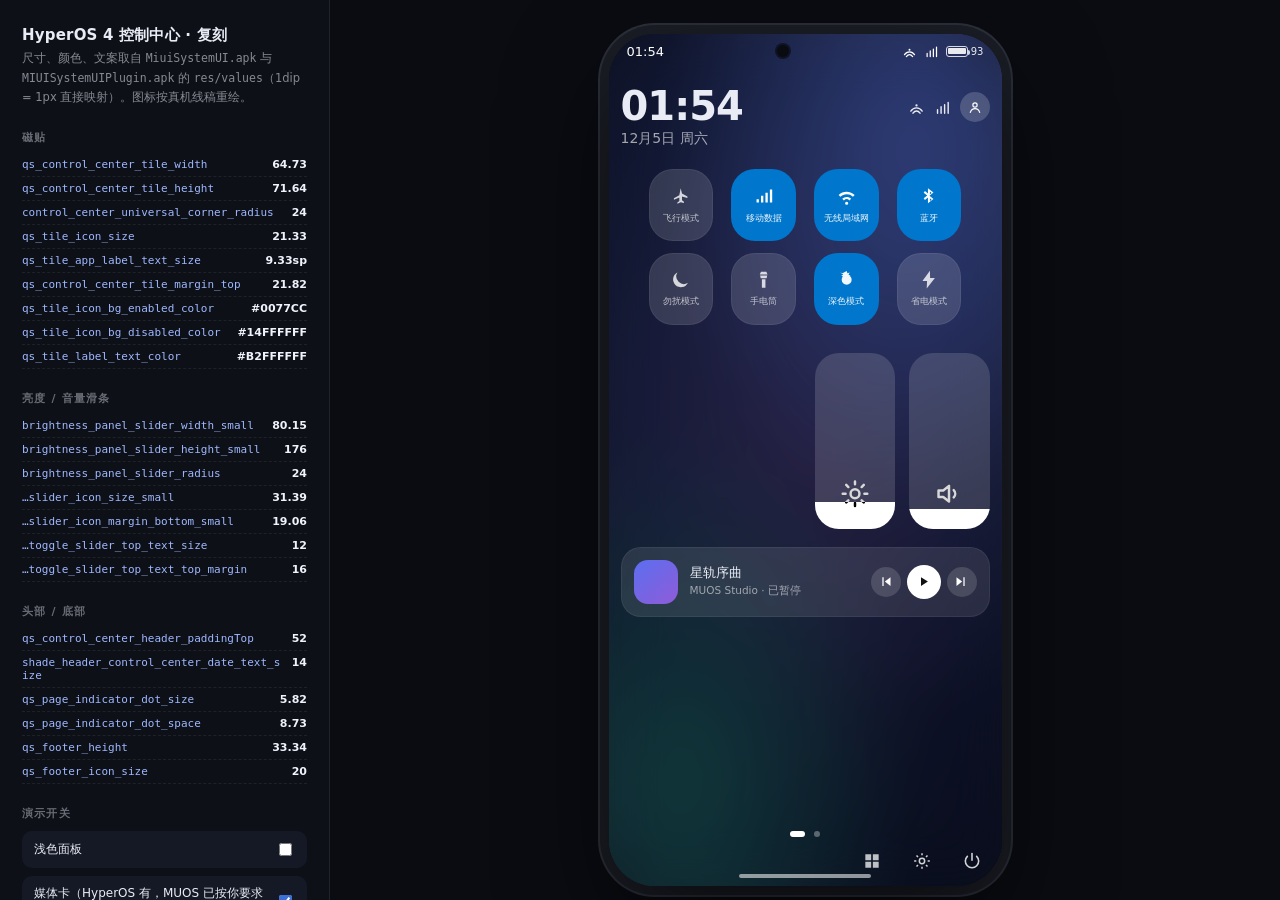
<file: hyperos-cc.html>
<!doctype html>
<html lang="zh-CN">
<head>
<meta charset="utf-8">
<meta name="viewport" content="width=device-width, initial-scale=1">
<title>HyperOS 4 控制中心 · 用真机资源复刻</title>
<style>
  /* ------------------------------------------------------------------
     尺寸与颜色来自解包后的 MiuiSystemUI.apk / MIUISystemUIPlugin.apk
     的 res/values/dimens.xml、colors.xml，1dip = 1px 直接映射
     ------------------------------------------------------------------ */
  :root{
    /* 磁贴：qs_control_center_tile_width / _height */
    --tile-w: 64.73px;
    --tile-h: 71.64px;
    /* 圆角：control_center_universal_corner_radius */
    --tile-r: 24px;
    /* qs_tile_icon_size */
    --tile-icon: 21.33px;
    /* qs_tile_app_label_text_size (sp) */
    --tile-label: 9.33px;
    /* 滑条：brightness_panel_slider_width_small / _height_small / _radius */
    --slider-w: 80.15px;
    --slider-h: 176px;
    --slider-r: 24px;
    /* 滑条图标：…_slider_icon_size_small / _icon_margin_bottom_small */
    --slider-icon: 31.4px;
    --slider-icon-b: 19.06px;
    /* 滑条顶部文字：…_toggle_slider_top_text_size / _top_margin */
    --slider-text: 12px;
    --slider-text-top: 16px;
    /* 头部：qs_control_center_header_paddingTop */
    --hdr-top: 52px;
    /* 页码点：qs_page_indicator_dot_size / _dot_space */
    --dot: 5.82px; --dot-gap: 8.73px;
    /* 底部：qs_footer_height / qs_footer_icon_size */
    --foot-h: 33.34px; --foot-icon: 20px;
    /* 颜色：colors.xml（深色配置） */
    --tile-bg: rgba(255,255,255,.14);        /* qs_tile_icon_bg_disabled_color #14ffffff */
    --tile-bg-on: #0077cc;                   /* qs_tile_icon_bg_enabled_color #ff0077cc */
    --tile-label-c: rgba(255,255,255,.70);   /* qs_tile_label_text_color #b2ffffff */
    --tile-icon-off: rgba(255,255,255,.80);  /* qs_tile_icon_disabled_color #ccffffff */
    --tile-icon-on: #ffffff;
    --track: rgba(255,255,255,.14);
    --fill: #ffffff;
  }
  *{ box-sizing: border-box; -webkit-tap-highlight-color: transparent; }
  html,body{ height:100%; }
  body{
    margin:0; background:#0a0c12; color:#e9ecf5;
    font-family:"MiSans","PingFang SC","Microsoft YaHei",system-ui,sans-serif;
    display:flex; min-height:100vh;
  }
  /* ---------------- 说明栏 ---------------- */
  .spec{
    width:330px; flex:none; padding:26px 22px 40px; overflow-y:auto;
    border-right:1px solid rgba(255,255,255,.08); background:#0d1017;
  }
  .spec h1{ font-size:15px; margin:0 0 4px; letter-spacing:.2px; }
  .spec .sub{ font-size:11.5px; line-height:1.7; color:rgba(233,236,245,.55); margin-bottom:18px; }
  .spec h2{ font-size:11px; text-transform:uppercase; letter-spacing:1.2px;
    color:rgba(233,236,245,.42); margin:22px 0 8px; font-weight:600; }
  .tok{ display:flex; justify-content:space-between; gap:10px; font-size:11px;
    padding:5px 0; border-bottom:1px dashed rgba(255,255,255,.07); }
  .tok code{ color:#9fb8ff; font-family:ui-monospace,monospace; word-break:break-all; }
  .tok b{ color:#f0f3fb; font-weight:600; white-space:nowrap; }
  .switches{ display:flex; flex-direction:column; gap:8px; margin-top:10px; }
  .sw{ display:flex; align-items:center; justify-content:space-between; gap:10px;
    font-size:12px; padding:9px 12px; border-radius:10px; background:#151925; cursor:pointer; }
  .sw input{ accent-color:#3b6fd4; }
  .note{ margin-top:20px; font-size:11px; line-height:1.8; color:rgba(233,236,245,.42); }
  .note em{ color:#9fb8ff; font-style:normal; }

  /* ---------------- 设备 ---------------- */
  .stage{ flex:1; display:grid; place-items:center; padding:34px; }
  .phone{
    position:relative; width:393px; height:852px; border-radius:46px; overflow:hidden;
    background:#05060b; box-shadow:0 40px 100px rgba(0,0,0,.6), 0 0 0 9px #1b1e26, 0 0 0 11px #2c303a;
  }
  .wall{
    position:absolute; inset:0;
    background:
      radial-gradient(120% 80% at 78% 12%, #3b4a86 0%, transparent 55%),
      radial-gradient(100% 70% at 18% 88%, #1b4a4a 0%, transparent 60%),
      radial-gradient(80% 60% at 50% 50%, #2a2140 0%, transparent 70%),
      linear-gradient(160deg,#0d1226,#151a35 46%,#0b1020);
  }
  .wall::after{
    content:''; position:absolute; inset:-10%;
    background:radial-gradient(circle at 70% 30%, rgba(120,150,255,.16), transparent 60%);
    filter:blur(20px);
  }
  .statusbar{
    position:absolute; z-index:5; left:0; right:0; top:0; height:34px;
    display:flex; align-items:center; justify-content:space-between;
    padding:0 18px; font-size:13px; font-weight:500; color:#fff;
  }
  .cam{ width:12px; height:12px; border-radius:50%; background:#0a0b10; box-shadow:0 0 0 2px rgba(0,0,0,.5); }
  .sb-right{ display:flex; align-items:center; gap:7px; font-size:12px; }
  .sb-right svg{ width:15px; height:15px; }
  .batt{ display:flex; align-items:center; gap:3px; }
  .batt .shell{ width:22px; height:11px; border:1.4px solid rgba(255,255,255,.9); border-radius:3px; position:relative; }
  .batt .shell i{ position:absolute; left:1.6px; top:1.6px; bottom:1.6px; width:86%; background:#fff; border-radius:1px; }
  .batt .shell::after{ content:''; position:absolute; right:-3px; top:3px; width:2px; height:5px;
    background:rgba(255,255,255,.9); border-radius:0 2px 2px 0; }
  .batt span{ font-size:10px; opacity:.9; }

  /* ---------------- 控制中心 ---------------- */
  .cc{
    position:absolute; inset:0; z-index:3; display:flex; flex-direction:column;
    padding:var(--hdr-top) 12px 0;
    background:rgba(10,12,20,.30);
    backdrop-filter:blur(26px) saturate(120%); -webkit-backdrop-filter:blur(26px) saturate(120%);
  }
  .hdr{ display:flex; align-items:flex-start; justify-content:space-between; gap:12px; }
  .clock b{ display:block; font-size:40px; font-weight:600; letter-spacing:-1px; line-height:1.04; }
  .clock span{ display:block; margin-top:2px; font-size:14px; color:rgba(255,255,255,.62); }
  .hdr-right{ display:flex; align-items:center; gap:9px; padding-top:6px; color:rgba(255,255,255,.9); }
  .hdr-right svg{ width:17px; height:17px; }
  .avatar{ width:30px; height:30px; border-radius:50%; background:rgba(255,255,255,.18);
    display:grid; place-items:center; color:#fff; }
  .avatar svg{ width:16px; height:16px; }

  .grid{ margin-top:21.8px; flex:none; overflow:hidden; } /* qs_control_center_tile_margin_top */
  .pages{ display:flex; transition:transform .34s cubic-bezier(.22,.86,.24,1); }
  .page{ flex:0 0 100%; display:grid; grid-template-columns:repeat(4,var(--tile-w));
    gap:12px 18px; justify-content:center; align-content:start; }
  .tile{
    position:relative; width:var(--tile-w); height:var(--tile-h); border-radius:var(--tile-r);
    border:1px solid rgba(255,255,255,.06); background:var(--tile-bg);
    color:var(--tile-icon-off); display:flex; flex-direction:column; align-items:center;
    justify-content:center; gap:5px; cursor:pointer; font:inherit;
    transition:background .22s ease, color .22s ease, transform .14s ease;
  }
  .tile:active{ transform:scale(.95); }
  .tile svg{ width:var(--tile-icon); height:var(--tile-icon); }
  .tile small{ font-size:var(--tile-label); color:var(--tile-label-c); font-weight:400; }
  .tile.on{ background:var(--tile-bg-on); border-color:transparent; color:var(--tile-icon-on); }
  .tile.on small{ color:rgba(255,255,255,.92); }
  .cc.edit .tile{ border:1px dashed rgba(255,255,255,.45); }
  .cc.edit .tile::after{ content:'−'; position:absolute; top:-6px; left:-6px; width:18px; height:18px;
    border-radius:50%; background:#ff5f57; color:#fff; font-size:13px; line-height:17px; text-align:center; }

  /* 滑条：右下两列 */
  .sliders{ margin-top:28px; display:flex; justify-content:flex-end; align-items:flex-end;
    gap:14px; padding-bottom:2px; }
  .sld{
    position:relative; width:var(--slider-w); height:var(--slider-h); border-radius:var(--slider-r);
    background:var(--track); overflow:hidden; touch-action:none; cursor:pointer;
    transition:transform .18s ease;
  }
  .sld.drag{ transform:scale(1.02); }
  .sld .fill{ position:absolute; left:0; right:0; bottom:0; background:var(--fill);
    height:var(--p,50%); transition:height .12s cubic-bezier(.22,.86,.24,1); }
  .sld .val{ position:absolute; left:0; right:0; top:var(--slider-text-top); text-align:center;
    font-size:var(--slider-text); font-weight:600; font-variant-numeric:tabular-nums;
    color:#fff; mix-blend-mode:difference; opacity:0; transition:opacity .16s ease; }
  .sld.drag .val{ opacity:1; }
  .sld svg{ position:absolute; left:50%; bottom:var(--slider-icon-b); transform:translateX(-50%);
    width:var(--slider-icon); height:var(--slider-icon); color:#fff; mix-blend-mode:difference; }

  /* 媒体卡：qs_media_padding / qs_media_album_radius */
  .media{
    margin-top:16px; padding:12px; border-radius:20px; background:rgba(255,255,255,.10);
    display:flex; align-items:center; gap:12px; border:1px solid rgba(255,255,255,.06);
  }
  .media.hide{ display:none; }
  .cover{ width:44px; height:44px; border-radius:14px; flex:none;
    background:linear-gradient(140deg,#5b6ff0,#8f5bd8); }
  .mtxt{ flex:1; min-width:0; }
  .mtxt b{ display:block; font-size:12.5px; font-weight:500; }
  .mtxt span{ display:block; font-size:10.5px; color:rgba(255,255,255,.55); margin-top:2px; }
  .mbtns{ display:flex; align-items:center; gap:6px; }
  .mbtns button{ width:30px; height:30px; border-radius:50%; display:grid; place-items:center;
    background:rgba(255,255,255,.14); color:#fff; border:0; cursor:pointer; }
  .mbtns button svg{ width:15px; height:15px; }
  .mbtns .play{ width:34px; height:34px; background:#fff; color:#111; }

  .dots{ display:flex; justify-content:center; align-items:center; gap:var(--dot-gap);
    height:18px; margin-top:auto; margin-bottom:10px; }
  .dots i{ width:var(--dot); height:var(--dot); border-radius:50%; background:rgba(255,255,255,.32); cursor:pointer; }
  .dots i.on{ background:#fff; width:calc(var(--dot) * 2.6); border-radius:3px; }

  .foot{ height:var(--foot-h); display:flex; align-items:center; justify-content:flex-end;
    gap:26px; padding:0 10px 16px; color:rgba(255,255,255,.82); }
  .foot button{ width:24px; height:24px; display:grid; place-items:center; background:none; border:0;
    color:inherit; cursor:pointer; }
  .foot svg{ width:var(--foot-icon); height:var(--foot-icon); }
  .foot .done{ display:none; font-size:11px; padding:4px 10px; border-radius:999px;
    background:#fff; color:#111; font-weight:600; width:auto; }
  .cc.edit .foot .done{ display:block; }
  .homebar{ position:absolute; z-index:4; left:50%; bottom:8px; width:132px; height:4px;
    transform:translateX(-50%); border-radius:2px; background:rgba(255,255,255,.55); }

  /* 浅色面板 */
  .cc.light{ background:rgba(248,250,255,.72); color:#14172a; }
  .cc.light .clock span{ color:rgba(20,23,42,.6); }
  .cc.light .hdr-right, .cc.light .avatar{ color:#14172a; }
  .cc.light .avatar{ background:rgba(20,23,42,.10); }
  .cc.light .tile{ background:#f1f3fa; color:#14172a; border-color:rgba(20,23,42,.05); }
  .cc.light .tile small{ color:rgba(20,23,42,.62); }
  .cc.light .tile.on{ background:#0099ff; color:#fff; }
  .cc.light .tile.on small{ color:rgba(255,255,255,.9); }
  .cc.light .sld{ background:rgba(20,23,42,.12); }
  .cc.light .sld .fill{ background:#fff; box-shadow:0 1px 6px rgba(20,23,42,.22); }
  .cc.light .media{ background:#fff; border-color:rgba(20,23,42,.06); }
  .cc.light .mtxt span{ color:rgba(20,23,42,.55); }
  .cc.light .mbtns button{ background:rgba(20,23,42,.08); color:#14172a; }
  .cc.light .mbtns .play{ background:#14172a; color:#fff; }
  .cc.light .dots i{ background:rgba(20,23,42,.25); }
  .cc.light .dots i.on{ background:#0099ff; }
  .cc.light .foot{ color:rgba(20,23,42,.7); }
</style>
</head>
<body>
<aside class="spec">
  <h1>HyperOS 4 控制中心 · 复刻</h1>
  <div class="sub">尺寸、颜色、文案取自 <code>MiuiSystemUI.apk</code> 与 <code>MIUISystemUIPlugin.apk</code> 的 <code>res/values</code>（1dip = 1px 直接映射）。图标按真机线稿重绘。</div>

  <h2>磁贴</h2>
  <div class="tok"><code>qs_control_center_tile_width</code><b>64.73</b></div>
  <div class="tok"><code>qs_control_center_tile_height</code><b>71.64</b></div>
  <div class="tok"><code>control_center_universal_corner_radius</code><b>24</b></div>
  <div class="tok"><code>qs_tile_icon_size</code><b>21.33</b></div>
  <div class="tok"><code>qs_tile_app_label_text_size</code><b>9.33sp</b></div>
  <div class="tok"><code>qs_control_center_tile_margin_top</code><b>21.82</b></div>
  <div class="tok"><code>qs_tile_icon_bg_enabled_color</code><b>#0077CC</b></div>
  <div class="tok"><code>qs_tile_icon_bg_disabled_color</code><b>#14FFFFFF</b></div>
  <div class="tok"><code>qs_tile_label_text_color</code><b>#B2FFFFFF</b></div>

  <h2>亮度 / 音量滑条</h2>
  <div class="tok"><code>brightness_panel_slider_width_small</code><b>80.15</b></div>
  <div class="tok"><code>brightness_panel_slider_height_small</code><b>176</b></div>
  <div class="tok"><code>brightness_panel_slider_radius</code><b>24</b></div>
  <div class="tok"><code>…slider_icon_size_small</code><b>31.39</b></div>
  <div class="tok"><code>…slider_icon_margin_bottom_small</code><b>19.06</b></div>
  <div class="tok"><code>…toggle_slider_top_text_size</code><b>12</b></div>
  <div class="tok"><code>…toggle_slider_top_text_top_margin</code><b>16</b></div>

  <h2>头部 / 底部</h2>
  <div class="tok"><code>qs_control_center_header_paddingTop</code><b>52</b></div>
  <div class="tok"><code>shade_header_control_center_date_text_size</code><b>14</b></div>
  <div class="tok"><code>qs_page_indicator_dot_size</code><b>5.82</b></div>
  <div class="tok"><code>qs_page_indicator_dot_space</code><b>8.73</b></div>
  <div class="tok"><code>qs_footer_height</code><b>33.34</b></div>
  <div class="tok"><code>qs_footer_icon_size</code><b>20</b></div>

  <h2>演示开关</h2>
  <div class="switches">
    <label class="sw">浅色面板<input type="checkbox" id="tg-light"></label>
    <label class="sw">媒体卡（HyperOS 有，MUOS 已按你要求去掉）<input type="checkbox" id="tg-media" checked></label>
    <label class="sw">磁贴编辑态<input type="checkbox" id="tg-edit"></label>
  </div>
  <p class="note">真机磁贴列宽由 <em>MiuiTileLayout</em> 运行期按屏宽分配，dimens 只提供单块磁贴与边距，这里按 4 列均分呈现；滑条数值、开关状态为演示数据。</p>
</aside>

<main class="stage">
  <div class="phone">
    <div class="wall"></div>
    <div class="statusbar">
      <span id="sb-time">13:48</span>
      <i class="cam"></i>
      <span class="sb-right">
        <svg viewBox="0 0 24 24" fill="none" stroke="currentColor" stroke-width="2" stroke-linecap="round"><path d="M4 17c4-6 12-6 16 0"/><path d="M7 20c3-4 7-4 10 0"/><circle cx="12" cy="9" r="1.6" fill="currentColor" stroke="none"/></svg>
        <svg viewBox="0 0 24 24" fill="none" stroke="currentColor" stroke-width="2" stroke-linecap="round"><path d="M5 20v-5M10 20v-9M15 20V8M20 20V5"/></svg>
        <span class="batt"><span class="shell"><i></i></span><span>93</span></span>
      </span>
    </div>

    <section class="cc" id="cc">
      <header class="hdr">
        <div class="clock"><b id="cc-time">13:48</b><span id="cc-date">11月9日 周一</span></div>
        <div class="hdr-right">
          <svg viewBox="0 0 24 24" fill="none" stroke="currentColor" stroke-width="2" stroke-linecap="round"><path d="M4 17c4-6 12-6 16 0"/><path d="M7 20c3-4 7-4 10 0"/><circle cx="12" cy="9" r="1.6" fill="currentColor" stroke="none"/></svg>
          <svg viewBox="0 0 24 24" fill="none" stroke="currentColor" stroke-width="2" stroke-linecap="round"><path d="M5 20v-5M10 20v-9M15 20V8M20 20V5"/></svg>
          <span class="avatar">
            <svg viewBox="0 0 24 24" fill="none" stroke="currentColor" stroke-width="1.8" stroke-linecap="round"><circle cx="12" cy="9" r="3.2"/><path d="M5 20c1.4-4 4-5.5 7-5.5s5.6 1.5 7 5.5"/></svg>
          </span>
        </div>
      </header>

      <div class="grid"><div class="pages" id="pages"></div></div>

      <div class="sliders">
        <div class="sld" data-k="brightness" style="--p:15%">
          <div class="fill"></div>
          <span class="val">15%</span>
          <svg viewBox="0 0 24 24" fill="none" stroke="currentColor" stroke-width="1.9" stroke-linecap="round"><circle cx="12" cy="12" r="3.4"/><path d="M12 2.6v2.2M12 19.2v2.2M2.6 12h2.2M19.2 12h2.2M5.3 5.3l1.6 1.6M17.1 17.1l1.6 1.6M18.7 5.3l-1.6 1.6M6.9 17.1l-1.6 1.6"/></svg>
        </div>
        <div class="sld" data-k="volume" style="--p:11%">
          <div class="fill"></div>
          <span class="val">11%</span>
          <svg viewBox="0 0 24 24" fill="none" stroke="currentColor" stroke-width="1.9" stroke-linecap="round" stroke-linejoin="round"><path d="M4 9.5h3.6L12 6v12l-4.4-3.5H4z"/><path d="M15.6 9.2a4 4 0 0 1 0 5.6"/></svg>
        </div>
      </div>

      <div class="media" id="media">
        <div class="cover"></div>
        <div class="mtxt"><b>星轨序曲</b><span>MUOS Studio · 已暂停</span></div>
        <div class="mbtns">
          <button aria-label="上一首"><svg viewBox="0 0 24 24" fill="currentColor"><path d="M7 5h2v14H7zM20 5v14l-9-7z"/></svg></button>
          <button class="play" aria-label="播放"><svg viewBox="0 0 24 24" fill="currentColor"><path d="M8 5l11 7-11 7z"/></svg></button>
          <button aria-label="下一首"><svg viewBox="0 0 24 24" fill="currentColor"><path d="M17 5h-2v14h2zM4 5v14l9-7z"/></svg></button>
        </div>
      </div>

      <div class="dots" id="dots"><i class="on" data-i="0"></i><i data-i="1"></i></div>

      <footer class="foot">
        <button class="done" id="done" type="button">完成</button>
        <button aria-label="编辑" id="btn-edit"><svg viewBox="0 0 24 24" fill="currentColor"><path d="M4 4h7v7H4zm9 0h7v7h-7zM4 13h7v7H4zm9 0h7v7h-7z" opacity=".9"/></svg></button>
        <button aria-label="设置"><svg viewBox="0 0 24 24" fill="none" stroke="currentColor" stroke-width="1.8"><circle cx="12" cy="12" r="3.2"/><path d="M12 2.6v2.6M12 18.8v2.6M2.6 12h2.6M18.8 12h2.6M5.4 5.4L7.2 7.2M16.8 16.8l1.8 1.8M18.6 5.4l-1.8 1.8M7.2 16.8l-1.8 1.8"/></svg></button>
        <button aria-label="电源"><svg viewBox="0 0 24 24" fill="none" stroke="currentColor" stroke-width="1.9" stroke-linecap="round"><path d="M12 3v8"/><path d="M6.4 6.4a8 8 0 1 0 11.2 0"/></svg></button>
      </footer>
    </section>
    <i class="homebar"></i>
  </div>
</main>

<script>
(function(){
  var ICONS = {
    airplane:'<path d="M12 2.4l1.5 5.9 6.1 3.4v1.9l-6.1-1.8v4.1l2.2 1.7v1.5L12 18.4l-3.7 1.7v-1.5l2.2-1.7v-4.1L4.4 15.6v-1.9l6.1-3.4z" fill="currentColor"/>',
    cellular:'<path d="M4 18.5h2.6V15H4zM9 18.5h2.6V11H9zM14 18.5h2.6V7.5H14zM19 18.5h2.6V4H19z" fill="currentColor"/>',
    wifi:'<path d="M12 17.6a1.8 1.8 0 1 1 0 3.6 1.8 1.8 0 0 1 0-3.6zM12 12.4c1.9 0 3.7.7 5 2l-1.9 1.9a4.4 4.4 0 0 0-6.2 0L7 14.4a7.2 7.2 0 0 1 5-2zM12 6.4c3.5 0 6.7 1.4 9 3.7l-1.9 1.9A9.9 9.9 0 0 0 12 9.3c-2.7 0-5.2 1-7.1 2.7L3 10.1a12.7 12.7 0 0 1 9-3.7z" fill="currentColor"/>',
    bluetooth:'<path d="M11.2 2.4l6.2 4.9-4.5 3.6 4.5 3.6-6.2 4.9V13l-3.4 2.7-1.4-1.8 4-3.2-4-3.2 1.4-1.8L11.2 8.4zM13.4 6.2v3.1l1.9-1.5zM13.4 13.9v3.1l1.9-1.5z" fill="currentColor"/>',
    moon:'<path d="M20.2 15.6A8.6 8.6 0 0 1 8.4 3.8 8.8 8.8 0 1 0 20.2 15.6z" fill="currentColor"/>',
    torch:'<path d="M9 3h6l1.4 3.1H7.6zM8 7.4h8l-.7 3.1H8.7zM10 11.6h4V21h-4z" fill="currentColor"/>',
    dark:'<path d="M12 6.4a5.6 5.6 0 1 1 0 11.2 5.6 5.6 0 0 1 0-11.2zM12 2.2l.9 2.6 2.6-.9-1.5 2.3 2.3 1.5-2.6.9.9 2.6-2.6-.9-.9 2.6-.9-2.6-2.6.9.9-2.6-2.6-.9 2.3-1.5L4.7 3.9l2.6.9z" opacity=".95" fill="currentColor"/>',
    bolt:'<path d="M13.4 2L5 13.4h5.2L9.8 22 19 10.2h-5.4z" fill="currentColor"/>',
    hotspot:'<path d="M12 10.4a1.6 1.6 0 1 1 0 3.2 1.6 1.6 0 0 1 0-3.2zM8.9 8.5a4.6 4.6 0 0 0 0 6.4l-1.6 1.6a6.8 6.8 0 0 1 0-9.6zM15.1 8.5l1.6-1.6a6.8 6.8 0 0 1 0 9.6l-1.6-1.6a4.6 4.6 0 0 0 0-6.4zM6.2 6a8.6 8.6 0 0 0 0 12l-1.6 1.6a10.8 10.8 0 0 1 0-15.2zM17.8 6l1.6-1.6a10.8 10.8 0 0 1 0 15.2L17.8 18a8.6 8.6 0 0 0 0-12z" fill="currentColor"/>',
    eye:'<path d="M12 5.4c4.6 0 8.4 3.1 9.8 6.6-1.4 3.5-5.2 6.6-9.8 6.6S3.6 15.5 2.2 12C3.6 8.5 7.4 5.4 12 5.4zm0 2.4a4.2 4.2 0 1 0 0 8.4 4.2 4.2 0 0 0 0-8.4zm0 2.2a2 2 0 1 1 0 4 2 2 0 0 1 0-4z" fill="currentColor"/>',
    nfc:'<path d="M5 4h14v16H5zm2 2v12h10V6zm5 1.6c1.9 1.6 1.9 7.2 0 8.8l-1-1.2c1.2-1.1 1.2-5.3 0-6.4zM9.2 9c1.2 1 1.2 5 0 6l-.9-1.2c.6-.6.6-3 0-3.6z" fill="currentColor"/>',
    saver:'<path d="M4 19h16v-2H4zm2-4h3v4H6zm5-5h3v9h-3zm5-6h3v15h-3z" fill="currentColor"/>'
  };
  var TILES = [
    ['airplane','飞行模式'],['cellular','移动数据'],['wifi','无线局域网'],['bluetooth','蓝牙'],
    ['dnd','勿扰模式'],['torch','手电筒'],['dark','深色模式'],['lowpower','省电模式'],
    ['hotspot','个人热点'],['eyecare','护眼模式'],['nfc','NFC'],['saver','流量节省']
  ];
  var ICON_KEY = { dnd:'moon', lowpower:'bolt', eyecare:'eye' };
  var ON = { wifi:true, cellular:true, bluetooth:true, dark:true };
  var page = 0, pages = 2, per = 8;

  function tileHTML(i){
    var t = TILES[i], key = t[0], name = t[1];
    var icon = ICONS[ICON_KEY[key] || key] || ICONS.wifi;
    return '<button class="tile' + (ON[key] ? ' on' : '') + '" data-k="' + key + '">' +
      '<svg viewBox="0 0 24 24">' + icon + '</svg><small>' + name + '</small></button>';
  }
  function render(){
    var host = document.getElementById('pages');
    host.innerHTML = '';
    for (var p = 0; p < pages; p++){
      var el = document.createElement('div');
      el.className = 'page';
      var html = '';
      var start = p * per, end = Math.min(TILES.length, start + per);
      for (var i = start; i < end; i++) html += tileHTML(i);
      el.innerHTML = html;
      host.appendChild(el);
    }
    host.style.transform = 'translateX(' + (-page * 100) + '%)';
    var dots = document.getElementById('dots').children;
    for (var d = 0; d < dots.length; d++) dots[d].className = (d === page ? 'on' : '');
    host.querySelectorAll('.tile').forEach(function(b){
      b.addEventListener('click', function(){
        var k = b.getAttribute('data-k');
        ON[k] = !ON[k]; b.classList.toggle('on', !!ON[k]);
      });
    });
  }

  function bindSlider(el){
    var dragging = false;
    function set(clientY){
      var r = el.getBoundingClientRect();
      if (!r.height) return;
      var pct = Math.max(4, Math.min(100, Math.round((1 - (clientY - r.top) / r.height) * 100)));
      el.style.setProperty('--p', pct + '%');
      el.querySelector('.val').textContent = pct + '%';
    }
    el.addEventListener('pointerdown', function(e){
      dragging = true; el.classList.add('drag'); set(e.clientY);
      try { el.setPointerCapture(e.pointerId); } catch(err){}
      e.preventDefault();
    });
    el.addEventListener('pointermove', function(e){
      if (!dragging) return; set(e.clientY); e.preventDefault();
    });
    ['pointerup','pointercancel'].forEach(function(t){
      el.addEventListener(t, function(){ dragging = false; el.classList.remove('drag'); });
    });
  }
  document.querySelectorAll('.sld').forEach(bindSlider);

  document.getElementById('dots').addEventListener('click', function(e){
    var i = e.target.getAttribute('data-i');
    if (i !== null){ page = +i; render(); }
  });
  document.getElementById('btn-edit').addEventListener('click', function(){
    var on = document.getElementById('cc').classList.toggle('edit');
    document.getElementById('tg-edit').checked = on;
  });
  document.getElementById('done').addEventListener('click', function(){
    document.getElementById('cc').classList.remove('edit');
    document.getElementById('tg-edit').checked = false;
  });
  document.getElementById('tg-edit').addEventListener('change', function(e){
    document.getElementById('cc').classList.toggle('edit', e.target.checked);
  });
  document.getElementById('tg-light').addEventListener('change', function(e){
    document.getElementById('cc').classList.toggle('light', e.target.checked);
  });
  document.getElementById('tg-media').addEventListener('change', function(e){
    document.getElementById('media').classList.toggle('hide', !e.target.checked);
  });

  function tick(){
    var d = new Date();
    var hh = ('0' + d.getHours()).slice(-2) + ':' + ('0' + d.getMinutes()).slice(-2);
    var mm = ['周日','周一','周二','周三','周四','周五','周六'][d.getDay()];
    document.getElementById('sb-time').textContent = hh;
    document.getElementById('cc-time').textContent = hh;
    document.getElementById('cc-date').textContent = (d.getMonth() + 1) + '月' + d.getDate() + '日 ' + mm;
  }
  tick(); setInterval(tick, 20000);
  render();
})();
</script>
</body>
</html>
</file>
